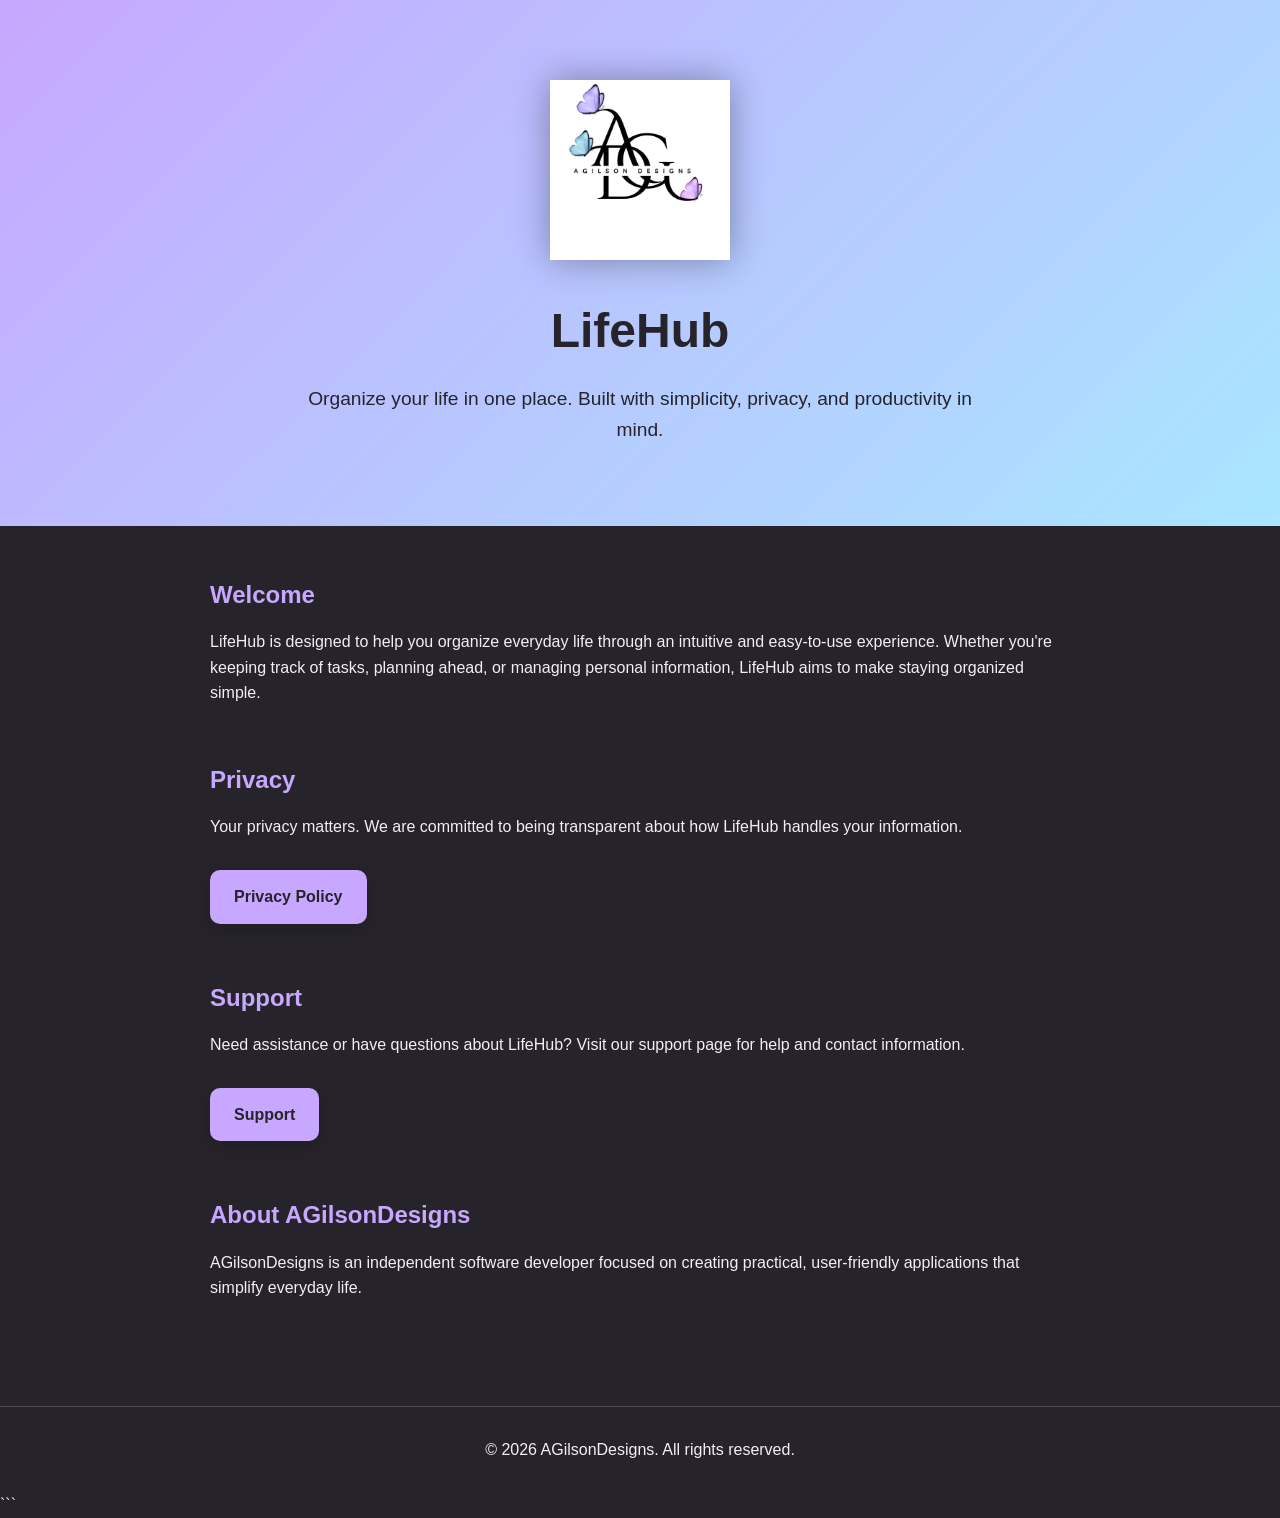
<file: index.html>
<!DOCTYPE html>
<html lang="en">

<head>

<meta charset="UTF-8">
<meta name="viewport" content="width=device-width, initial-scale=1.0">

<title>LifeHub | AGilsonDesigns</title>

<link rel="stylesheet" href="css/style.css">

</head>


<body>


<header>

<img src="images/logo.png"
     alt="LifeHub Logo"
     class="logo">

<h1>LifeHub</h1>

<p>
Organize your life in one place.
Built with simplicity, privacy, and productivity in mind.
</p>

</header>



<main>



<section>

<h2>Welcome</h2>

<p>
LifeHub is designed to help you organize everyday life through an intuitive and easy-to-use experience. Whether you're keeping track of tasks, planning ahead, or managing personal information, LifeHub aims to make staying organized simple.
</p>

</section>





<section>

<h2>Privacy</h2>

<p>
Your privacy matters. We are committed to being transparent about how LifeHub handles your information.
</p>


<div class="buttons">

<a class="button" href="privacy.html">
Privacy Policy
</a>

</div>


</section>





<section>

<h2>Support</h2>

<p>
Need assistance or have questions about LifeHub? Visit our support page for help and contact information.
</p>


<div class="buttons">

<a class="button" href="support.html">
Support
</a>

</div>


</section>





<section>

<h2>About AGilsonDesigns</h2>

<p>
AGilsonDesigns is an independent software developer focused on creating practical, user-friendly applications that simplify everyday life.
</p>

</section>



</main>




<footer>

<p>
© 2026 AGilsonDesigns. All rights reserved.
</p>

</footer>



</body>

</html>
```
</file>
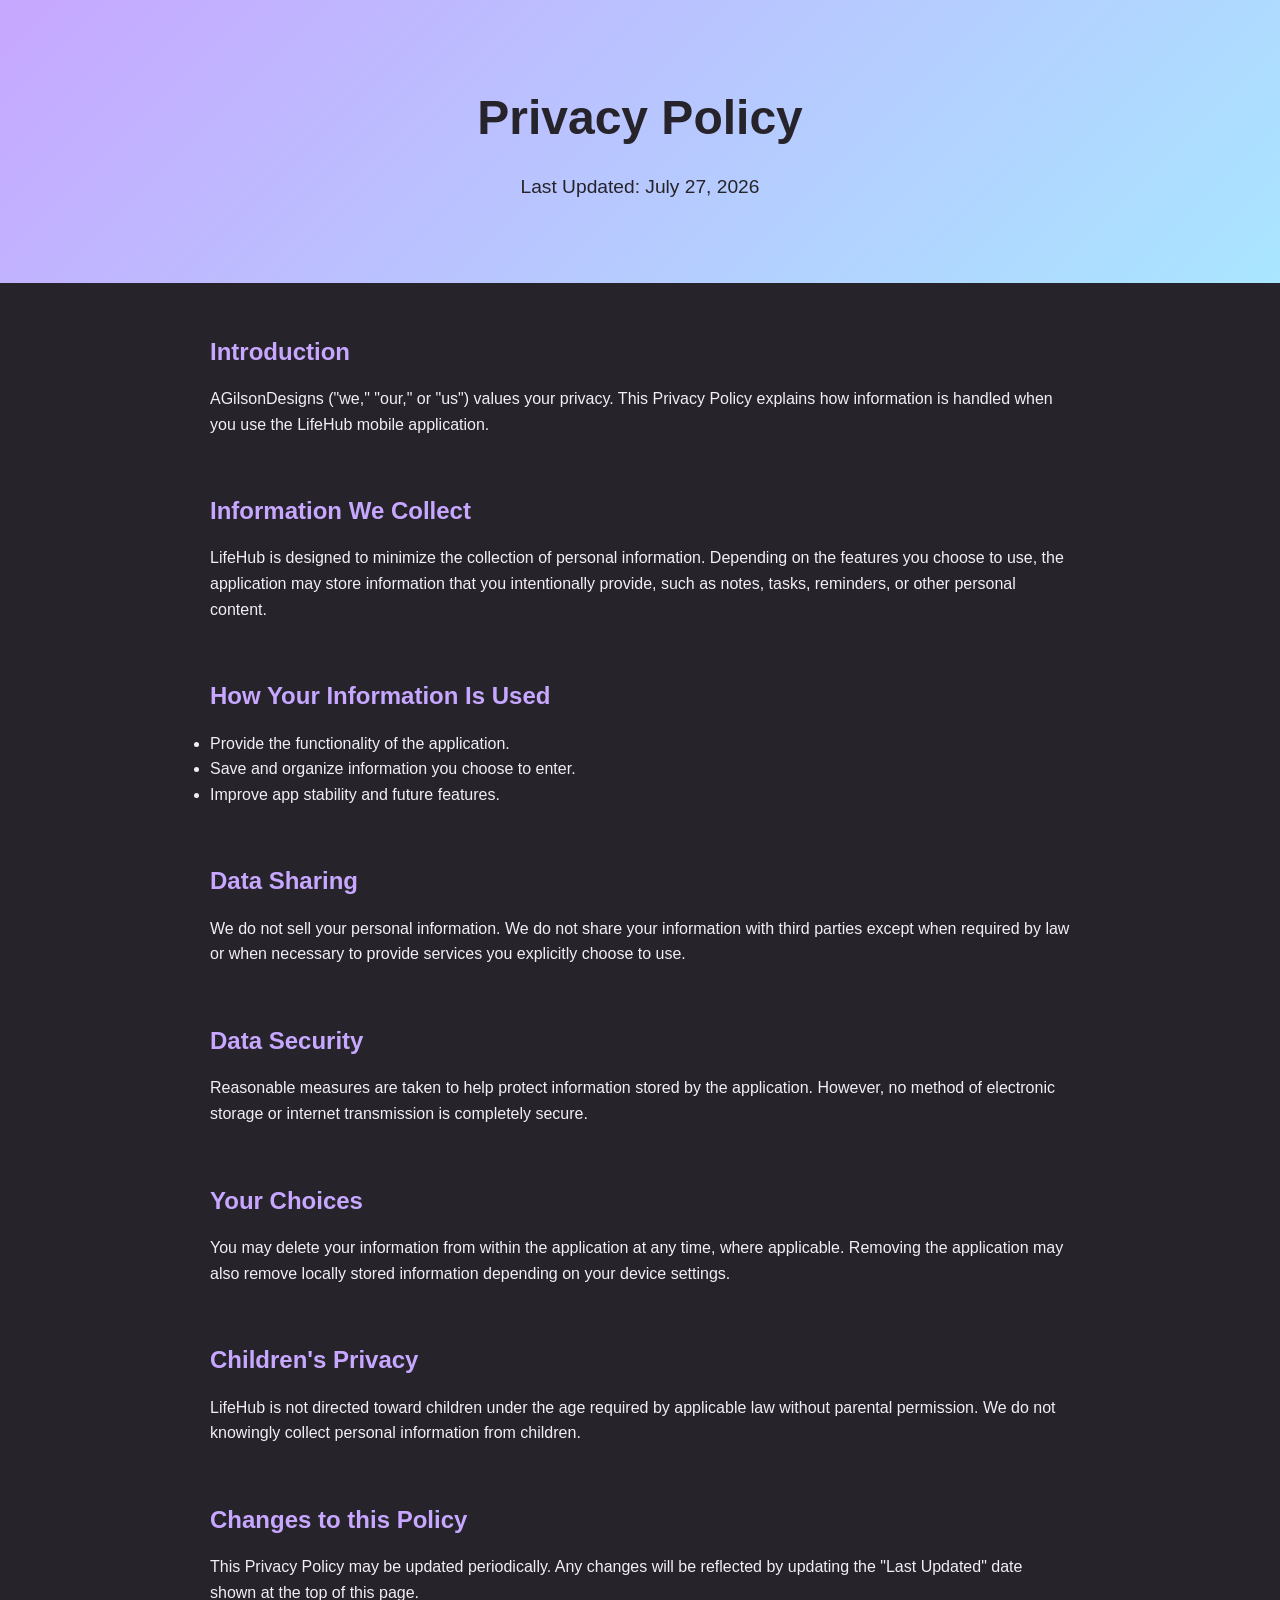
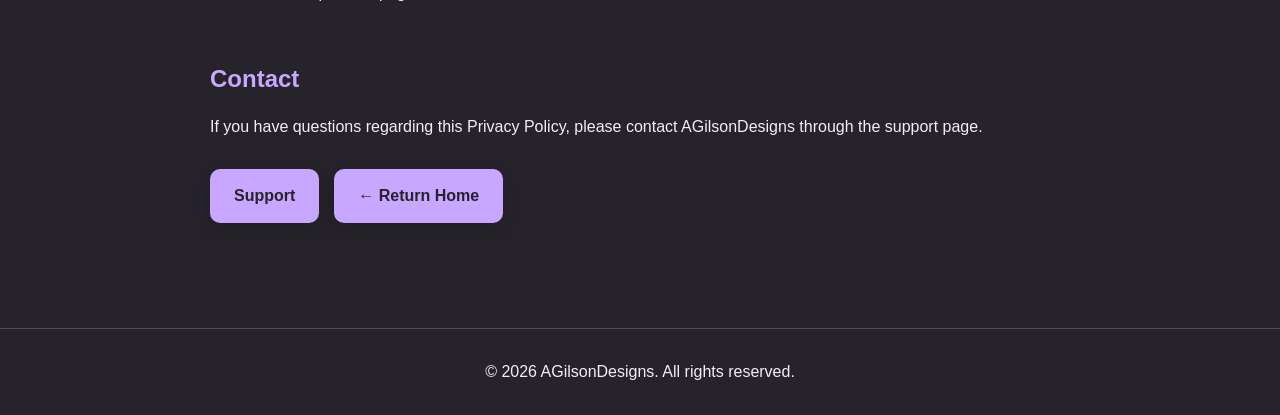
<file: privacy.html>
<!DOCTYPE html>
<html lang="en">

<head>

<meta charset="UTF-8">
<meta name="viewport" content="width=device-width, initial-scale=1.0">

<title>Privacy Policy | LifeHub</title>

<link rel="stylesheet" href="css/style.css">

</head>


<body>


<header>

<h1>Privacy Policy</h1>

<p>Last Updated: July 27, 2026</p>

</header>



<main>


<section>

<h2>Introduction</h2>

<p>
AGilsonDesigns ("we," "our," or "us") values your privacy. This Privacy Policy explains how information is handled when you use the LifeHub mobile application.
</p>

</section>



<section>

<h2>Information We Collect</h2>

<p>
LifeHub is designed to minimize the collection of personal information.
Depending on the features you choose to use, the application may store information that you intentionally provide, such as notes, tasks, reminders, or other personal content.
</p>

</section>



<section>

<h2>How Your Information Is Used</h2>

<ul>

<li>Provide the functionality of the application.</li>

<li>Save and organize information you choose to enter.</li>

<li>Improve app stability and future features.</li>

</ul>

</section>



<section>

<h2>Data Sharing</h2>

<p>
We do not sell your personal information.
We do not share your information with third parties except when required by law or when necessary to provide services you explicitly choose to use.
</p>

</section>



<section>

<h2>Data Security</h2>

<p>
Reasonable measures are taken to help protect information stored by the application. However, no method of electronic storage or internet transmission is completely secure.
</p>

</section>



<section>

<h2>Your Choices</h2>

<p>
You may delete your information from within the application at any time, where applicable. Removing the application may also remove locally stored information depending on your device settings.
</p>

</section>



<section>

<h2>Children's Privacy</h2>

<p>
LifeHub is not directed toward children under the age required by applicable law without parental permission. We do not knowingly collect personal information from children.
</p>

</section>



<section>

<h2>Changes to this Policy</h2>

<p>
This Privacy Policy may be updated periodically. Any changes will be reflected by updating the "Last Updated" date shown at the top of this page.
</p>

</section>



<section>

<h2>Contact</h2>

<p>
If you have questions regarding this Privacy Policy, please contact AGilsonDesigns through the support page.
</p>


<div class="buttons">

<a class="button" href="support.html">
Support
</a>


<a class="button" href="index.html">
← Return Home
</a>

</div>


</section>


</main>



<footer>

<p>
© 2026 AGilsonDesigns. All rights reserved.
</p>

</footer>


</body>

</html>
</file>
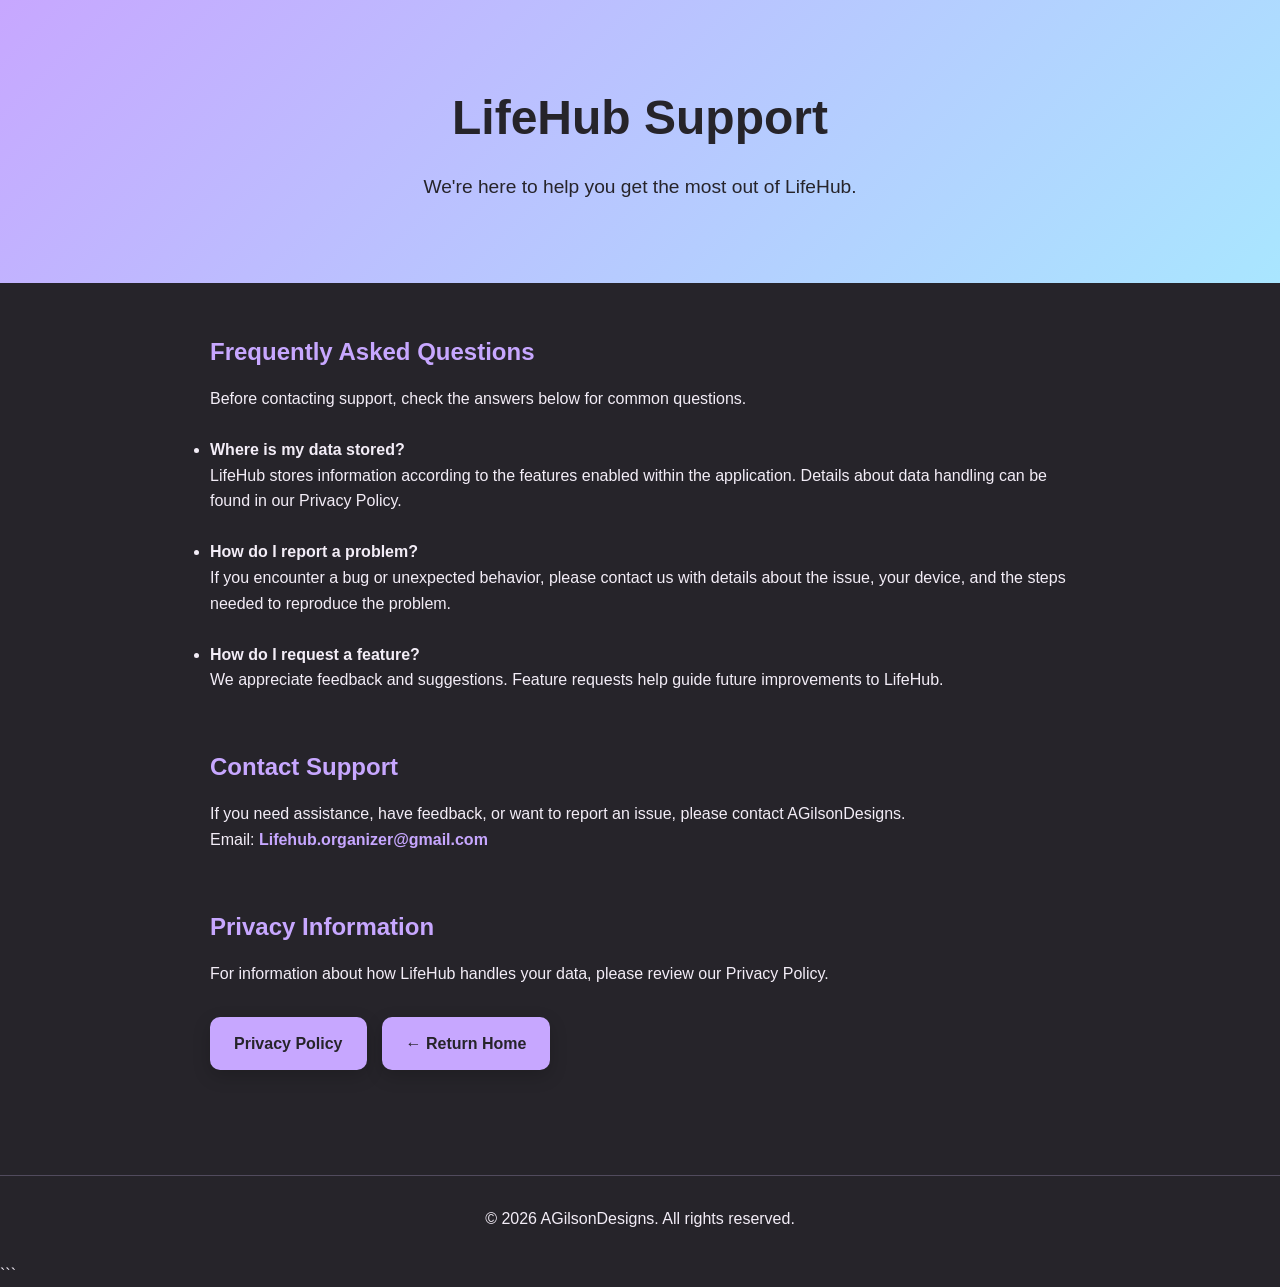
<file: support.html>
<!DOCTYPE html>
<html lang="en">

<head>

<meta charset="UTF-8">
<meta name="viewport" content="width=device-width, initial-scale=1.0">

<title>Support | LifeHub</title>

<link rel="stylesheet" href="css/style.css">

</head>


<body>


<header>

<h1>LifeHub Support</h1>

<p>
We're here to help you get the most out of LifeHub.
</p>

</header>



<main>



<section>

<h2>Frequently Asked Questions</h2>

<p>
Before contacting support, check the answers below for common questions.
</p>


<br>


<ul>

<li>
<strong>Where is my data stored?</strong><br>
LifeHub stores information according to the features enabled within the application. Details about data handling can be found in our Privacy Policy.
</li>


<br>


<li>
<strong>How do I report a problem?</strong><br>
If you encounter a bug or unexpected behavior, please contact us with details about the issue, your device, and the steps needed to reproduce the problem.
</li>


<br>


<li>
<strong>How do I request a feature?</strong><br>
We appreciate feedback and suggestions. Feature requests help guide future improvements to LifeHub.
</li>

</ul>


</section>





<section>

<h2>Contact Support</h2>


<p>
If you need assistance, have feedback, or want to report an issue, please contact AGilsonDesigns.
</p>



<div class="contact-box">

<p>
Email:
<a href="mailto:Lifehub.organizer@gmail.com">
<strong>Lifehub.organizer@gmail.com</strong>
</a>
</p>


</div>


</section>





<section>

<h2>Privacy Information</h2>


<p>
For information about how LifeHub handles your data, please review our Privacy Policy.
</p>


<div class="buttons">

<a class="button" href="privacy.html">
Privacy Policy
</a>


<a class="button" href="index.html">
← Return Home
</a>

</div>


</section>



</main>




<footer>

<p>
© 2026 AGilsonDesigns. All rights reserved.
</p>

</footer>



</body>

</html>
```
</file>
<file: css/style.css>
/* ==========================================
   LifeHub Theme
   AGilsonDesigns
========================================== */

:root{

    /* Main Colors */
    --background: #26242A;
    --surface: #34303C;

    /* Branding */
    --primary: #C7A7FF;
    --secondary: #A9E6FF;

    /* Text */
    --text: #f3edf7;
    --text-muted: #D8D2E6;

    /* Buttons */
    --button: #C7A7FF;
    --button-hover: #D8BEFF;

    /* Borders */
    --border: #514B5D;

   /* Headers */
   --header: #26242A;

}

*{
    margin:0;
    padding:0;
    box-sizing:border-box;
    font-family:Arial, Helvetica, sans-serif;
}

body{

    background:var(--background);
    color:var(--text);
    line-height:1.6;

}

/* ================= Header ================= */

header{

    background:linear-gradient(
        135deg,
        var(--primary),
        var(--secondary)
    );

    padding:80px 20px;
    text-align:center;

}

.logo{

    width:180px;
    max-width:70%;
    margin-bottom:25px;
    filter:drop-shadow(0 0 18px rgba(0,0,0,.35));

}

header h1{

    font-size:3rem;
    margin-bottom:15px;
    color:var(--header);

}


header p{

    font-size:1.2rem;
    max-width:700px;
    margin:auto;
    color:var(--header);

}

/* ================= Main ================= */

main{

    max-width:900px;
    margin:auto;
    padding:50px 20px;

}

section{

    margin-bottom:55px;

}

h2{

    color:var(--primary);
    margin-bottom:15px;

}

p{

    color:var(--text);

}

/* ================= Buttons ================= */

.buttons{

    margin-top:30px;
    display:flex;
    flex-wrap:wrap;
    gap:15px;

}

.button{

    text-decoration:none;

    background:var(--button);
    color:var(--background);

    padding:14px 24px;

    border-radius:10px;

    font-weight:bold;

    transition:0.25s ease;

    box-shadow:0 6px 18px rgba(0,0,0,.18);

}

.button:hover{

    background:var(--button-hover);

    transform:translateY(-2px);

}

/* ================= Links ================= */

a{

    color:var(--primary);
    text-decoration:none;

}


.email-link{

    color:var(--primary);

    font-weight:bold;

}


.email-link:hover{

    color:var(--button-hover);

}

/* ================= Footer ================= */

footer{

    text-align:center;

    padding:30px;

    color:var(--text-muted);

    border-top:1px solid var(--border);

}
</file>
